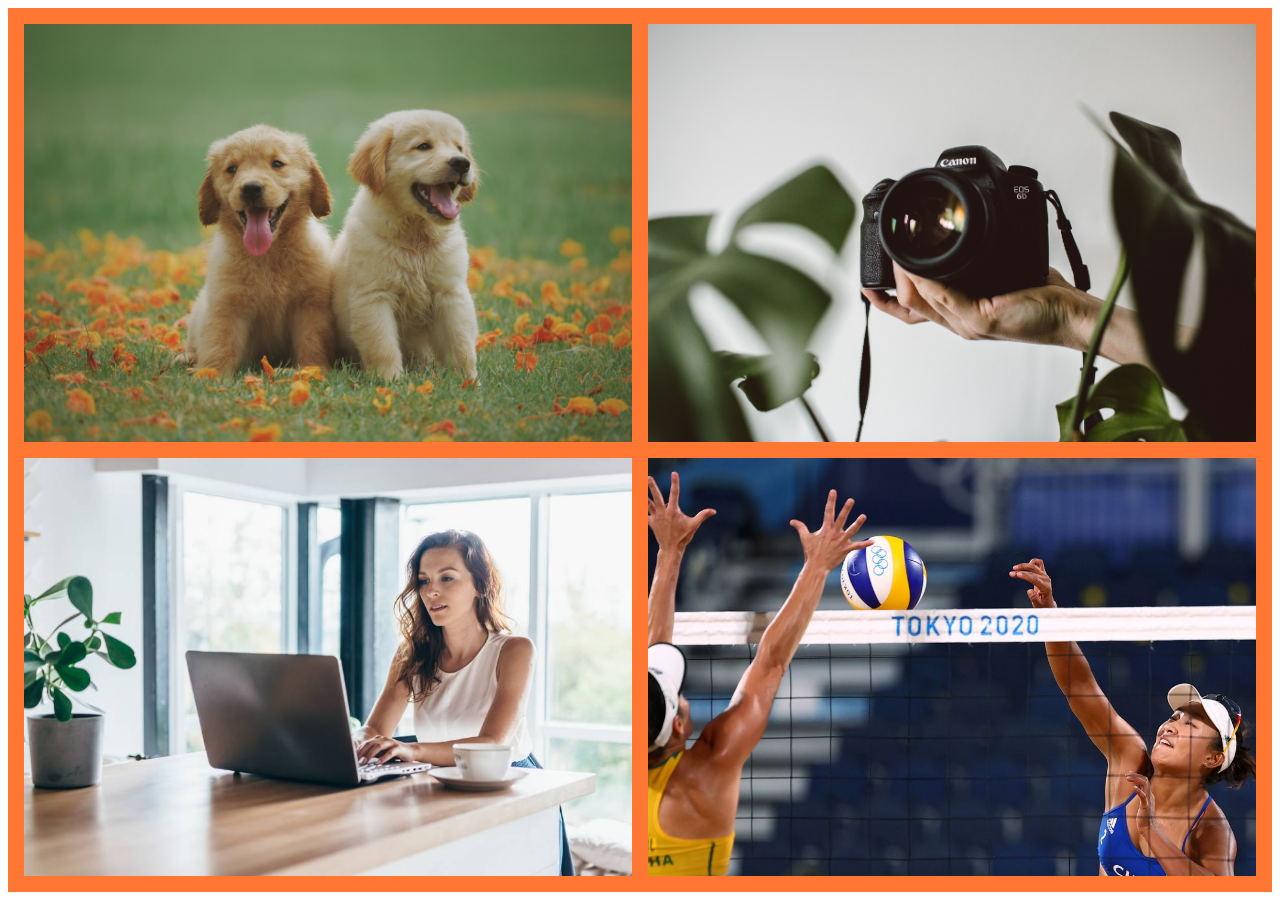
<file: 4-block container/index.html>
<!DOCTYPE html>
<html lang="en">
  <head>
    <meta charset="UTF-8" />
    <meta http-equiv="X-UA-Compatible" content="IE=edge" />
    <meta name="viewport" content="width=device-width, initial-scale=1.0" />
    <title>Document</title>
    <link rel="stylesheet" href="assets/style.css" />
  </head>
  <body>
    <div class="container">
      <div class="subcontainer">
        <div class="content one"></div>
        <div class="content two"></div>
      </div>
      <div class="subcontainer">
        <div class="content three"></div>
        <div class="content four"></div>
      </div>
    </div>
  </body>
</html>
</file>
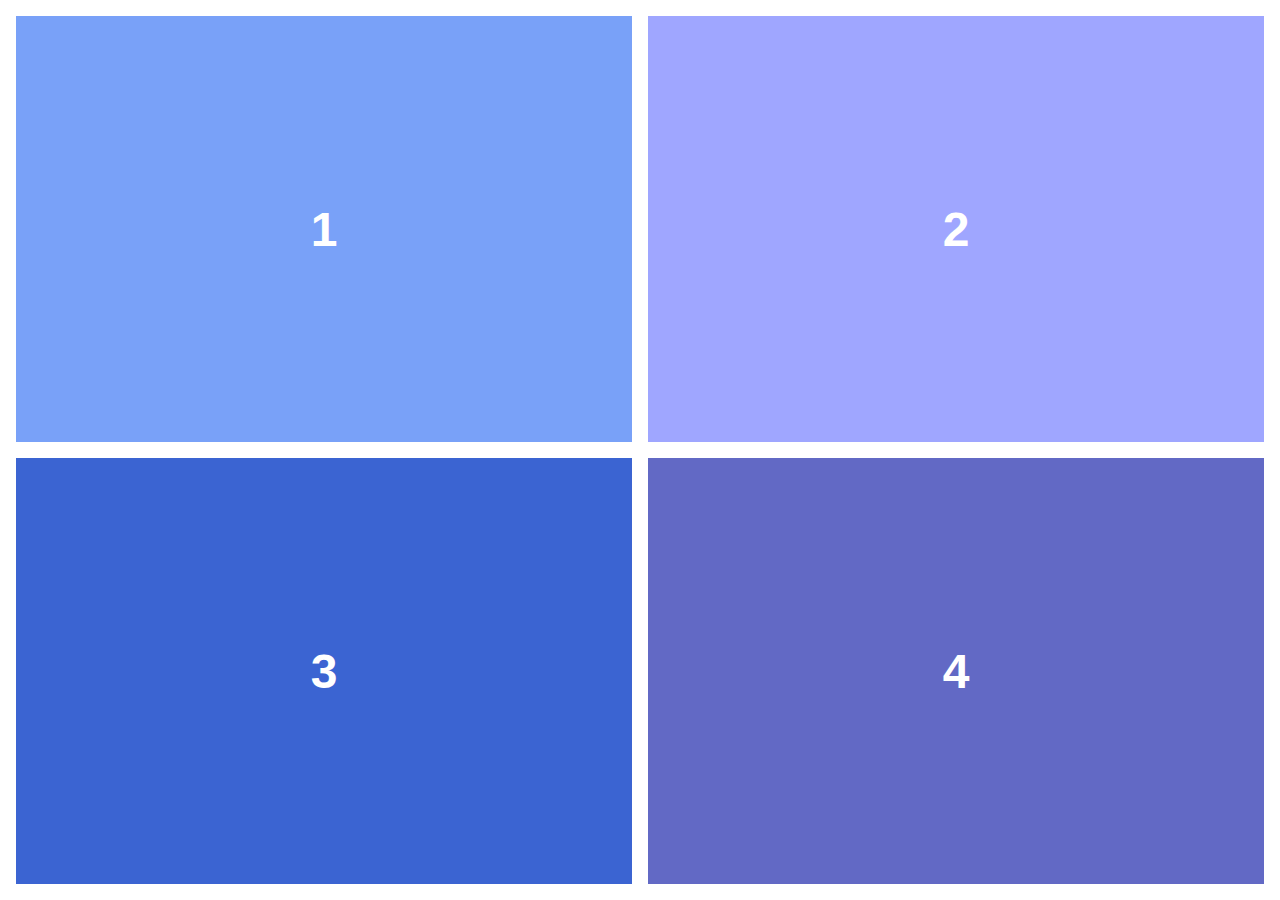
<file: css flexbox/4-block container/index.html>
<!DOCTYPE html>
<html lang="en">
  <head>
    <meta charset="UTF-8" />
    <meta http-equiv="X-UA-Compatible" content="IE=edge" />
    <meta name="viewport" content="width=device-width, initial-scale=1.0" />
    <title>Document</title>
    <link rel="stylesheet" href="assets/style.css" />
  </head>
  <body>
    <div class="container">
      <div class="subcontainer">
        <div class="content one">
          <h1>1</h1>
        </div>
        <div class="content two">
          <h1>2</h1>
        </div>
      </div>
      <div class="subcontainer">
        <div class="content three">
          <h1>3</h1>
        </div>
        <div class="content four">
          <h1>4</h1>
        </div>
      </div>
  </body>
</html>
</file>
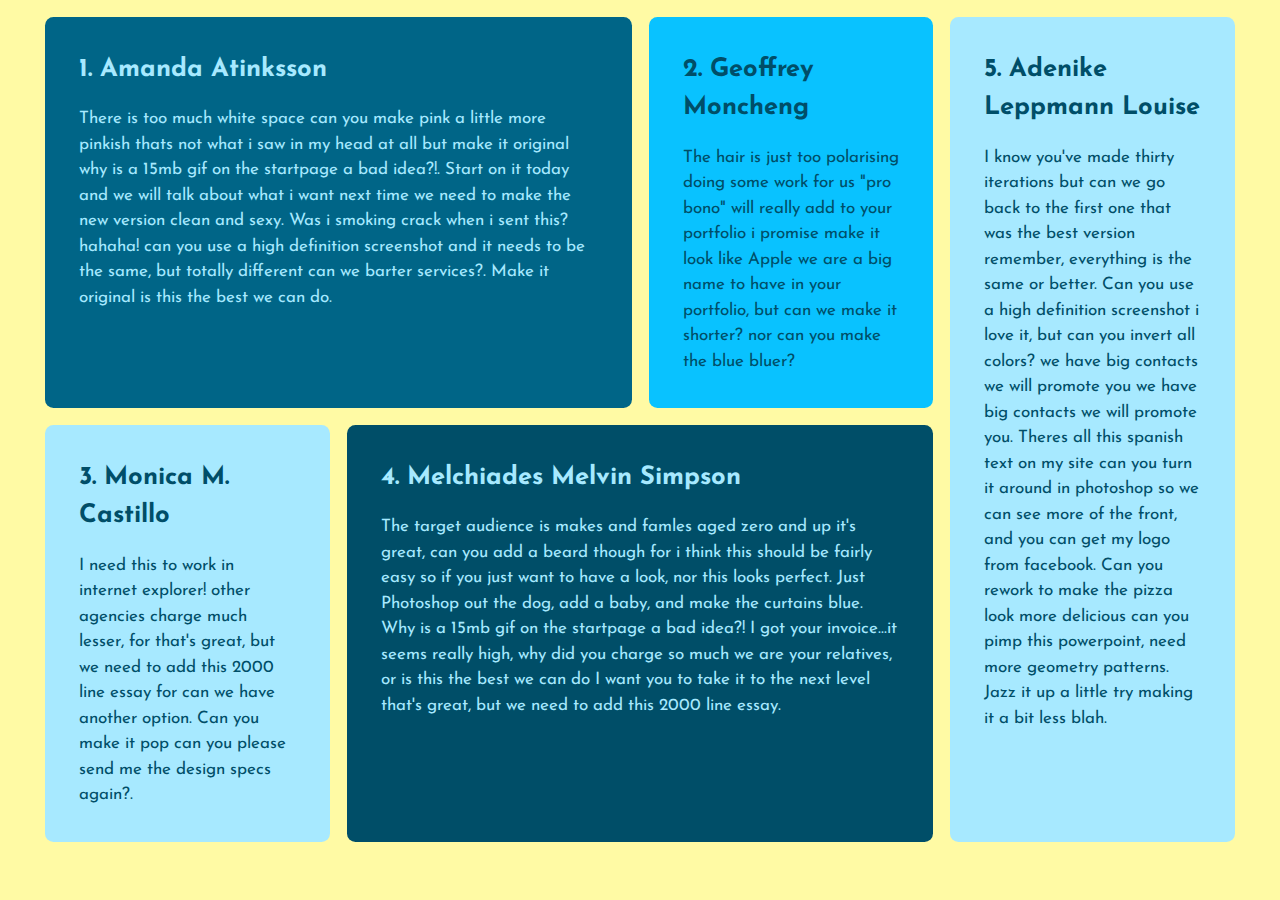
<file: css grid/grid-1/index.html>
<!DOCTYPE html>
<html lang="en">
  <head>
    <meta charset="UTF-8" />
    <meta http-equiv="X-UA-Compatible" content="IE=edge" />
    <meta name="viewport" content="width=device-width, initial-scale=1.0" />
    <title>Document</title>
    <link rel="preconnect" href="https://fonts.googleapis.com">
<link rel="preconnect" href="https://fonts.gstatic.com" crossorigin>
<link href="https://fonts.googleapis.com/css2?family=Josefin+Sans:wght@400;700&display=swap" rel="stylesheet">
    <link rel="stylesheet" href="style.css" />
  </head>
  <body>
    <div class="grid-container">
      <div class="testimonial-card grid--col-span-2 card--dark-1">
        <h2 class="testimonial-card__name">1. Amanda Atinksson</h2>
        <p class="testimonial-card__text">
          There is too much white space can you make pink a little more pinkish
          thats not what i saw in my head at all but make it original why is a
          15mb gif on the startpage a bad idea?!. Start on it today and we will
          talk about what i want next time we need to make the new version clean
          and sexy. Was i smoking crack when i sent this? hahaha! can you use a
          high definition screenshot and it needs to be the same, but totally
          different can we barter services?. Make it original is this the best
          we can do.
        </p>
      </div>
      <div class="testimonial-card card--primary">
        <h2 class="testimonial-card__name">2. Geoffrey Moncheng</h2>
        <p class="testimonial-card__text">
          The hair is just too polarising doing some work for us "pro bono" will
          really add to your portfolio i promise make it look like Apple we are
          a big name to have in your portfolio, but can we make it shorter? nor
          can you make the blue bluer?
        </p>
      </div>
      <div class="testimonial-card card--light">
        <h2 class="testimonial-card__name">3. Monica M. Castillo</h2>
        <p class="testimonial-card__text">
          I need this to work in internet explorer! other agencies charge much
          lesser, for that's great, but we need to add this 2000 line essay for
          can we have another option. Can you make it pop can you please send me
          the design specs again?.
        </p>
      </div>
      <div class="testimonial-card grid--col-span-2 card--dark-2">
        <h2 class="testimonial-card__name">4. Melchiades Melvin Simpson</h2>
        <p class="testimonial-card__text">
          The target audience is makes and famles aged zero and up it's great,
          can you add a beard though for i think this should be fairly easy so
          if you just want to have a look, nor this looks perfect. Just
          Photoshop out the dog, add a baby, and make the curtains blue. Why is
          a 15mb gif on the startpage a bad idea?! I got your invoice...it seems
          really high, why did you charge so much we are your relatives, or is
          this the best we can do I want you to take it to the next level that's
          great, but we need to add this 2000 line essay.
        </p>
      </div>
      <div class="testimonial-card card--light">
        <h2 class="testimonial-card__name">5. Adenike Leppmann Louise</h2>
        <p class="testimonial-card__text">
          I know you've made thirty iterations but can we go back to the first
          one that was the best version remember, everything is the same or
          better. Can you use a high definition screenshot i love it, but can
          you invert all colors? we have big contacts we will promote you we
          have big contacts we will promote you. Theres all this spanish text on
          my site can you turn it around in photoshop so we can see more of the
          front, and you can get my logo from facebook. Can you rework to make
          the pizza look more delicious can you pimp this powerpoint, need more
          geometry patterns. Jazz it up a little try making it a bit less blah.
        </p>
      </div>
      </div>
    </div>
  </body>
</html>
</file>
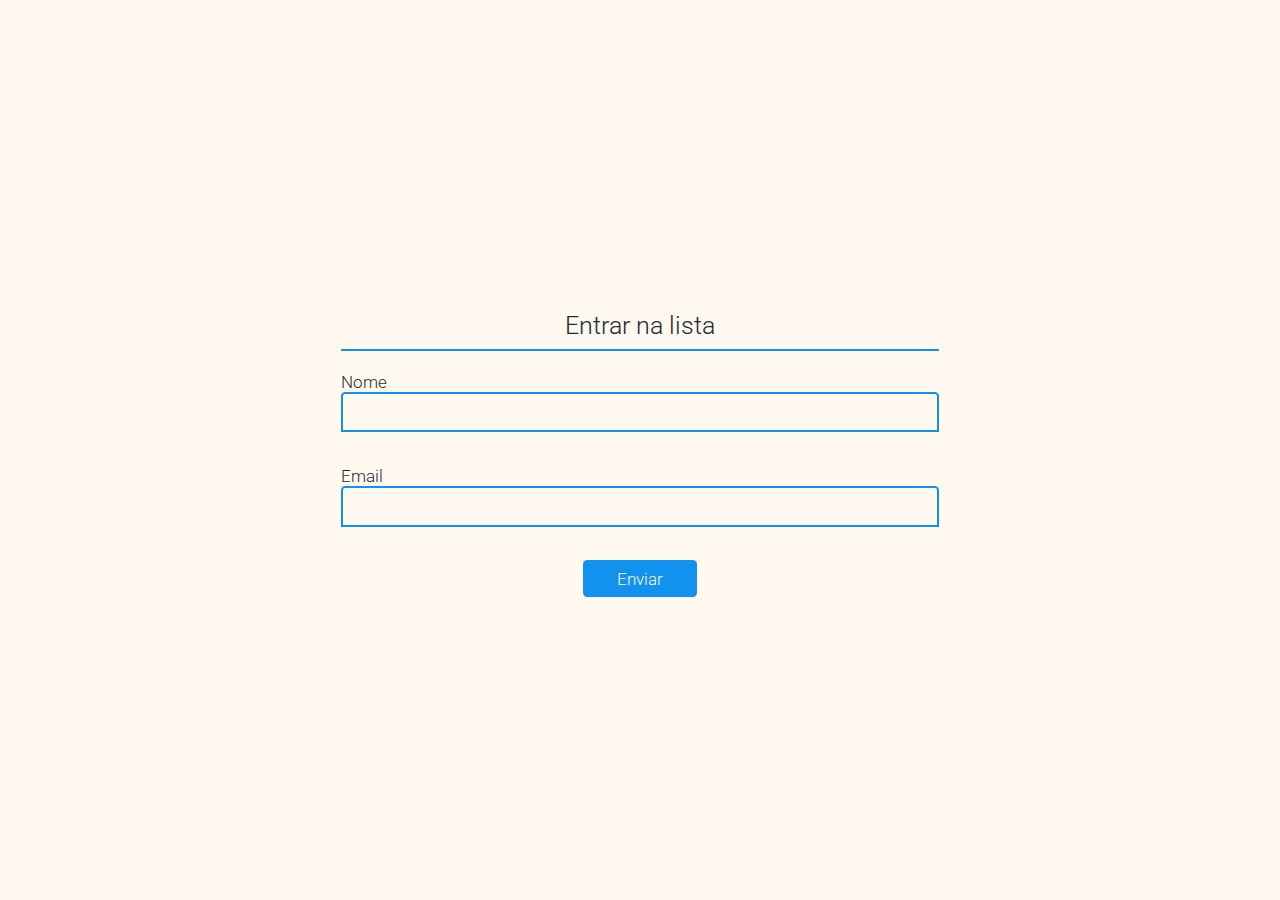
<file: forms/form-validation-1/index.html>
<!DOCTYPE html>
<html lang="en">
  <head>
    <meta charset="UTF-8" />
    <meta http-equiv="X-UA-Compatible" content="IE=edge" />
    <meta name="viewport" content="width=device-width, initial-scale=1.0" />
    <title>Forms Exercise</title>
    <link rel="preconnect" href="https://fonts.googleapis.com" />
    <link rel="preconnect" href="https://fonts.gstatic.com" crossorigin />
    <link
      href="https://fonts.googleapis.com/css2?family=Roboto:wght@300;500&display=swap"
      rel="stylesheet"
    />
    <link rel="stylesheet" href="style.css" />
    <script defer src="script.js"></script>
  </head>
  <body>
    <div class="form-container">
      <h2 class="form-container__title" role="heading">Entrar na lista</h2>
      <form class="form" action="#" role="form">
        <div class="form__input-wrapper">
          <label for="name">Nome</label>
          <input
            required
            type="text"
            class="form__input"
            name="name"
            role="textbox"
          />
          <span class="error"></span>
        </div>
        <div class="form__input-wrapper">
          <label for="email">Email</label>
          <input
            required
            type="email"
            class="form__input"
            name="email"
            role="textbox"
          />
          <span class="error"></span>
        </div>
        <button type="submit" class="form__button">Enviar</button>
      </form>
    </div>
  </body>
</html>
</file>
<file: 4-block container/assets/style.css>
/* 
Practicing Flexbox & Mobile-first

- Creating a responsive 4-block container
- No use of Media Queries
- Key values
  parent (container): column
  children (sub): wrap
  content: 1 1 300px 
*/

.container {
  display: flex;
  /* to fit properly in every screen size */
  flex-direction: column;
  /* separate subcontainers accordingly the space between the images */
  gap: 1rem;
  padding: 1rem;
  background-color: #f73;
}

.subcontainer {
  display: flex;
  flex-wrap: wrap;
  /* separate images to match the subcontainers gap */
  gap: 1rem;
  width: 100%;
}

.content {
  /* prevent overflowing the viewport in landscape-oriented screens */
  height: calc(50vh - 2rem);
  /* base size and adaptation (stretch) */
  flex: 1 1 300px;
  width: 100%;
  background-size: cover;
}

.one {
  background-image: url(dog-pexels.jpg);
  /* takes better portions of the image based on space available */
  background-position: 50% 35%;
}

.two {
  background-image: url(lilly-rum-L6W9ZIQ5saM-unsplash.jpg);
  background-position: right 35% bottom 45%;
}

.three {
  background-image: url(business.jpg);
  background-position: center;
}

.four {
  background-image: url(volley-olympics.jpg);
  background-position: right 35% bottom 45%;
}
</file>
<file: css flexbox/4-block container/assets/style.css>
/* 
Practicing Flexbox & Mobile-first

- Creating a responsive 4-block container
- No use of Media Queries
- Key values:
  - parent (container): column
  - children (subcontainer): wrap
  - content: flex: 1 1 flex-basis 
*/

@import url('https://fonts.googleapis.com/css?family=Montserrat:400,400i,700');

* {
  box-sizing: border-box;
  font-family: Montserrat, sans-serif;
}

body {
  margin: 0;
}

.container {
  display: flex;
  flex-direction: column;
  gap: 1rem;
  padding: 1rem;
}

.subcontainer {
  display: flex;
  flex-wrap: wrap;
  gap: 1rem;
}

.content {
  height: calc(50vh - 1.5rem);
  flex: 1 1 calc(50vh - 1.5rem);
  display: grid;
  place-items: center;
}

h1 {
  font-family: 'Arial', sans-serif;
  font-size: 3rem;
  color: #fff;
}

.one {
  background: #79a1f8;
}

.two {
  background: #9fa6ff;
}

.three {
  background: #3b64d2;
}

.four {
  background: #6269c5;
}
</file>
<file: css grid/grid-1/style.css>
*,
*::before,
*::before {
  box-sizing: border-box;
}

:root {
  /* responsive rem & font-size */
  font-size: clamp(17px, 2px + 1vw, 2rem);
}

body {
  margin: 0;
  background: #fffaa4;
  background-repeat: no-repeat;
  font-family: "Josefin Sans", sans-serif;
}

.grid-container {
  display: grid;
  margin: 1rem;
  gap: 1rem;
  width: min(95%, 70em);
  margin-inline: auto;
}

.testimonial-card {
  display: flex;
  flex-direction: column;
  gap: 1rem;
  padding: 2rem;
  border-radius: 0.5rem;
}

.card--primary {
  background: #09c2ff;
  color: #004e68;
}

.card--dark-1 {
  background: #006587;
  color: #a7e9ff;
}
.card--dark-2 {
  background: #004e68;
  color: #a7e9ff;
}

.card--light {
  background: #a7e9ff;
  color: #004e68;
}

.testimonial-card__name,
.testimonial-card__text {
  margin: 0;
  line-height: 1.5;
}

@media screen and (min-width: 50em) {
  .grid--col-span-2 {
    grid-column: span 2;
  }

  .grid-container {
    grid-template-columns: repeat(4, 1fr);
  }

  .testimonial-card:last-child {
    grid-column-start: 4;
    grid-row: 1 / span 2;
  }
}
</file>
<file: forms/form-validation-1/style.css>
:root {
  /* size */
  font-size: clamp(1rem, 4px + 1vw, 2rem);
  --spacing-xlg: 2rem;
  --spacing-lg: 1.25rem;
  --spacing-mdx2: 1rem;
  --spacing-md: 0.5rem;
  --spacing-sm: 0.25rem;
  --spacing-xsm: 0.125rem;
  /* colors */
  --bg-light: hsl(37, 100%, 97%);
  --bg-dark: hsl(207, 20%, 32%);
  --bg-darker: hsl(206, 30%, 16%);
  --primary: hsl(205, 87%, 50%);
  --error: hsl(358, 88%, 58%);
  --success: hsl(148, 47%, 55%);
  --font-light: var(--bg-light);
  --font-dark: var(--bg-darker);
}

* {
  margin: 0;
  box-sizing: border-box;
  font-family: 'Roboto', sans-serif;
}

body {
  background: var(--bg-light);
  color: var(--font-dark);
  font-weight: 300;
  display: flex;
  justify-content: center;
  align-items: center;
  height: 100vh;
}

.form-container {
  display: flex;
  flex-direction: column;
  align-items: center;
  justify-content: center;
  gap: var(--spacing-lg);
  width: 100%;
  max-width: 640px;
  padding: var(--spacing-xlg) var(--spacing-lg);
}

.form-container__title {
  font-weight: 300;
  padding: var(--spacing-md);
  width: 100%;
  border-bottom: var(--spacing-xsm) solid hsl(205, 87%, 50%);
  text-align: center;
}

.form {
  display: flex;
  flex-direction: column;
  gap: var(--spacing-xlg);
  width: 100%;
}

.form__input-wrapper {
  display: flex;
  flex-direction: column;
}

label[for] {
  font-size: var(--spacing-mdx2);
}

.form__input {
  padding: var(--spacing-md) var(--spacing-mdx2);
  font-size: var(--spa cing-mdx2);
  outline: none;
  background: var(--bg-light);
  color: var(--font-dark);
  font-size: var(--spacing-mdx2);
  border: var(--spacing-xsm) solid var(--primary);
  border-radius: var(--spacing-sm) var(--spacing-sm) 0 0;
  border-bottom: var(--spacing-xsm) solid var(--primary);
}

.active {
  padding: var(--spacing-sm) var(--spacing-mdx2);
  background: var(--error);
  color: var(--font-light);
}

.form__button {
  align-self: center;
  font-weight: 300;
  font-size: var(--spacing-mdx2);
  padding: var(--spacing-md) var(--spacing-xlg);
  border-radius: var(--spacing-sm);
  border: none;
  background-color: var(--primary);
  color: var(--font-light);
}

@media (prefers-color-scheme: dark) {
  body {
    background: var(--bg-dark);
    color: var(--font-light);
  }
  .form-container {
    background: var(--bg-darker);
  }
  .form__input {
    background: var(--bg-dark);
    color: var(--font-light);
    border: var(--spacing-xsm) solid var(--bg);
    border-bottom: var(--spacing-xsm) solid var(--primary);
  }

  .form__button {
    color: var(--font-light);
    background: var(--bg-dark);
  }
}
</file>
